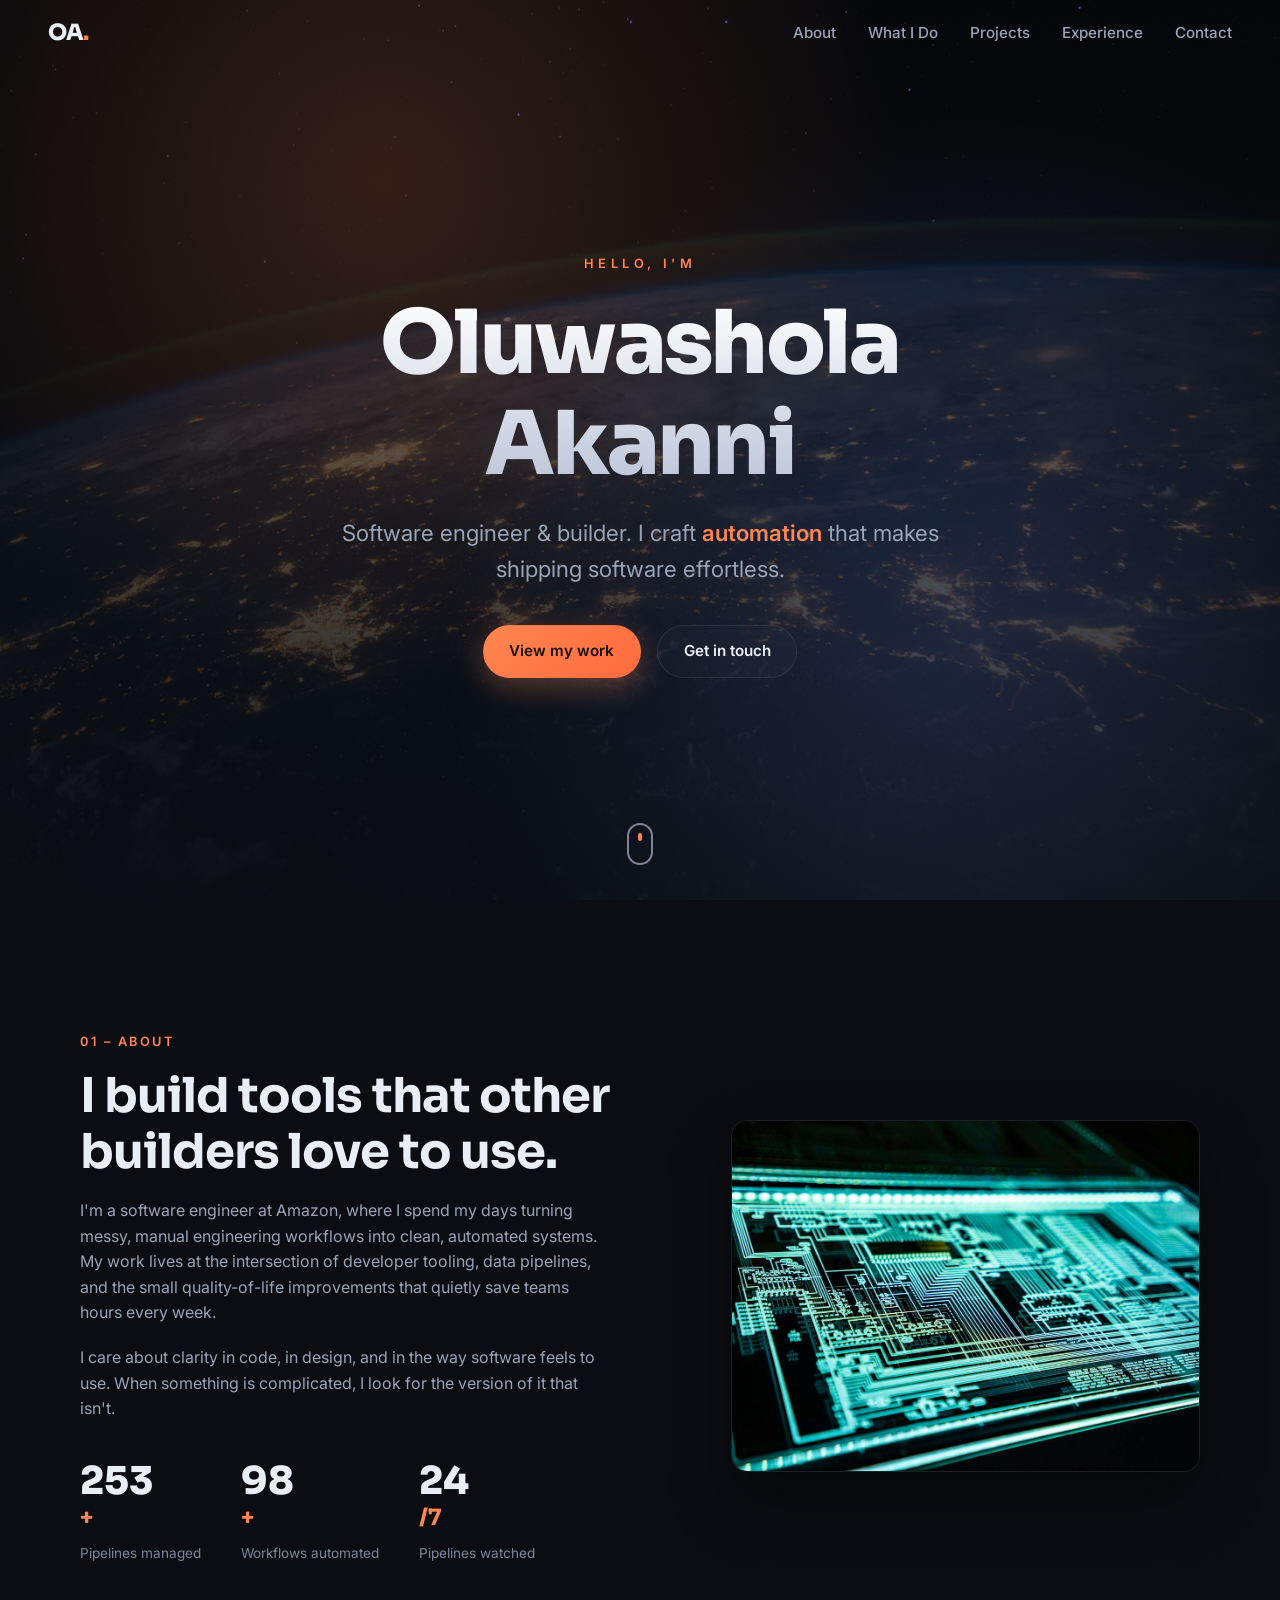
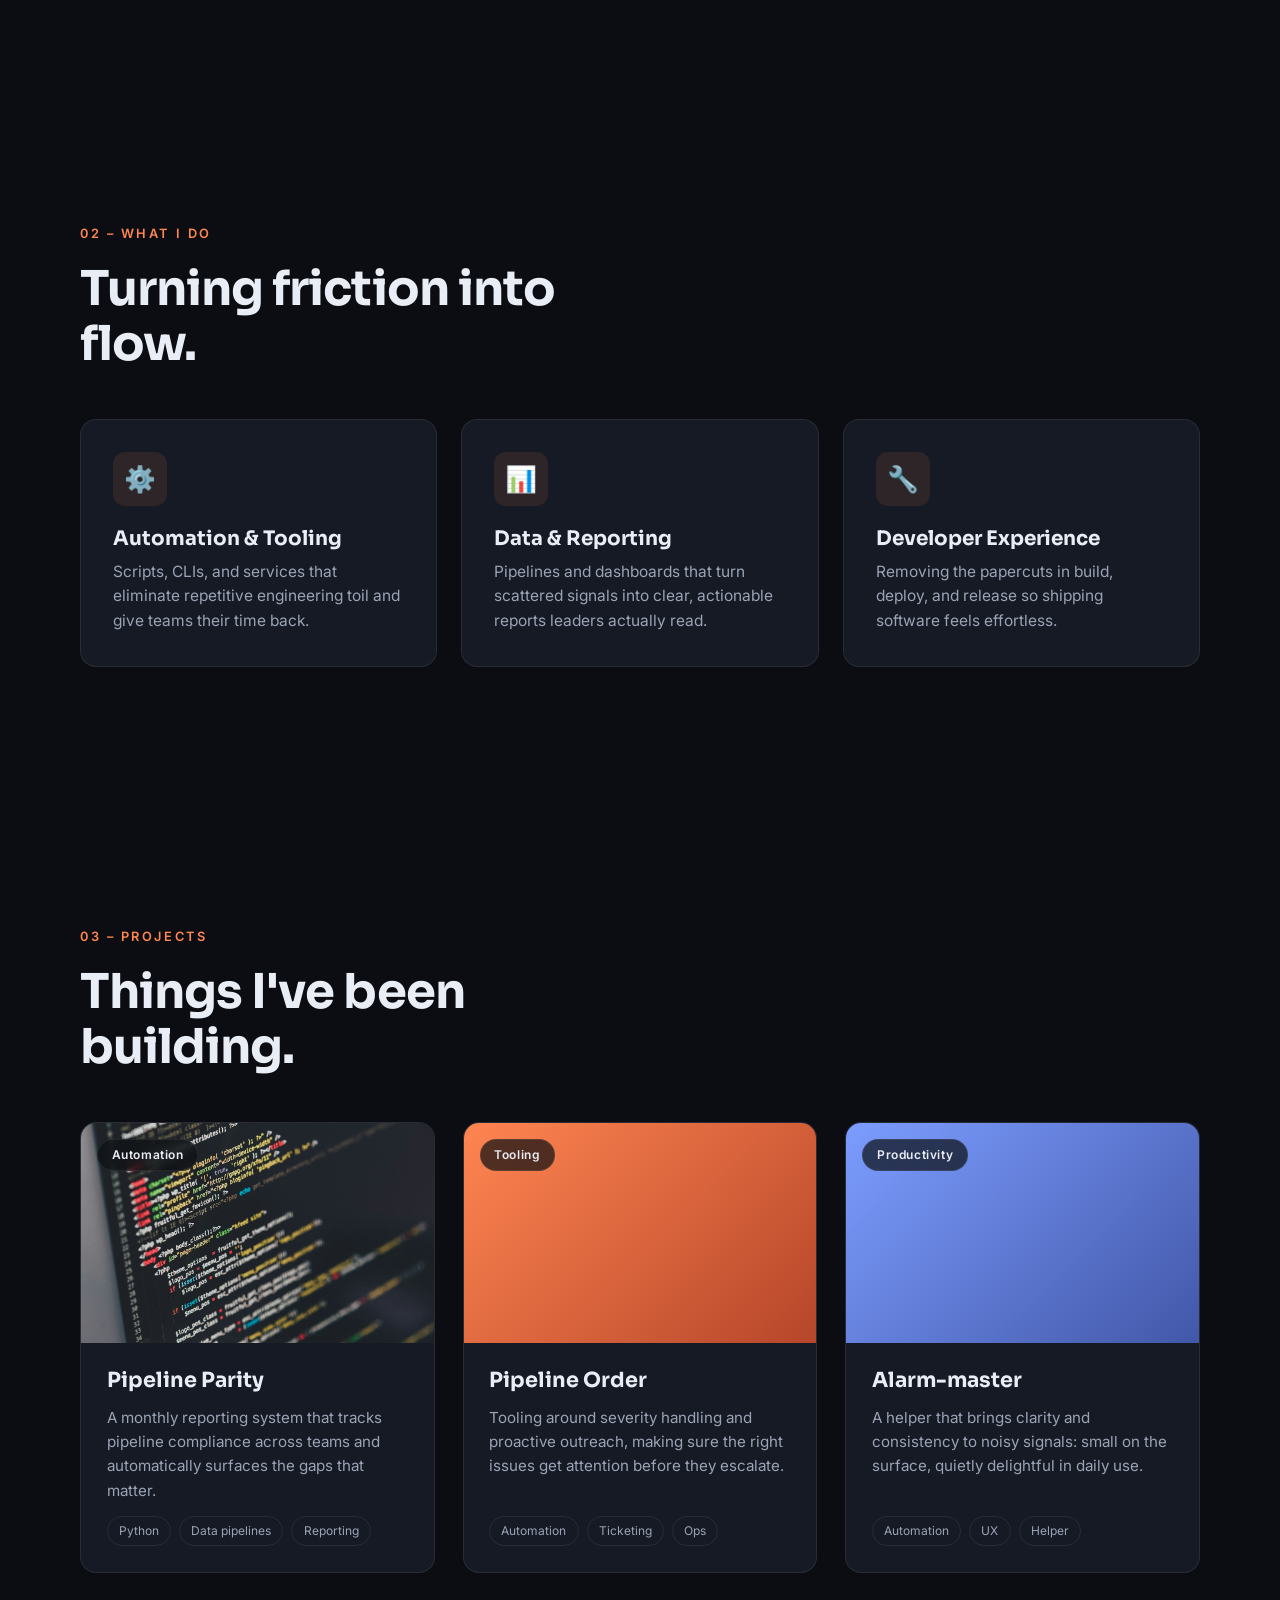
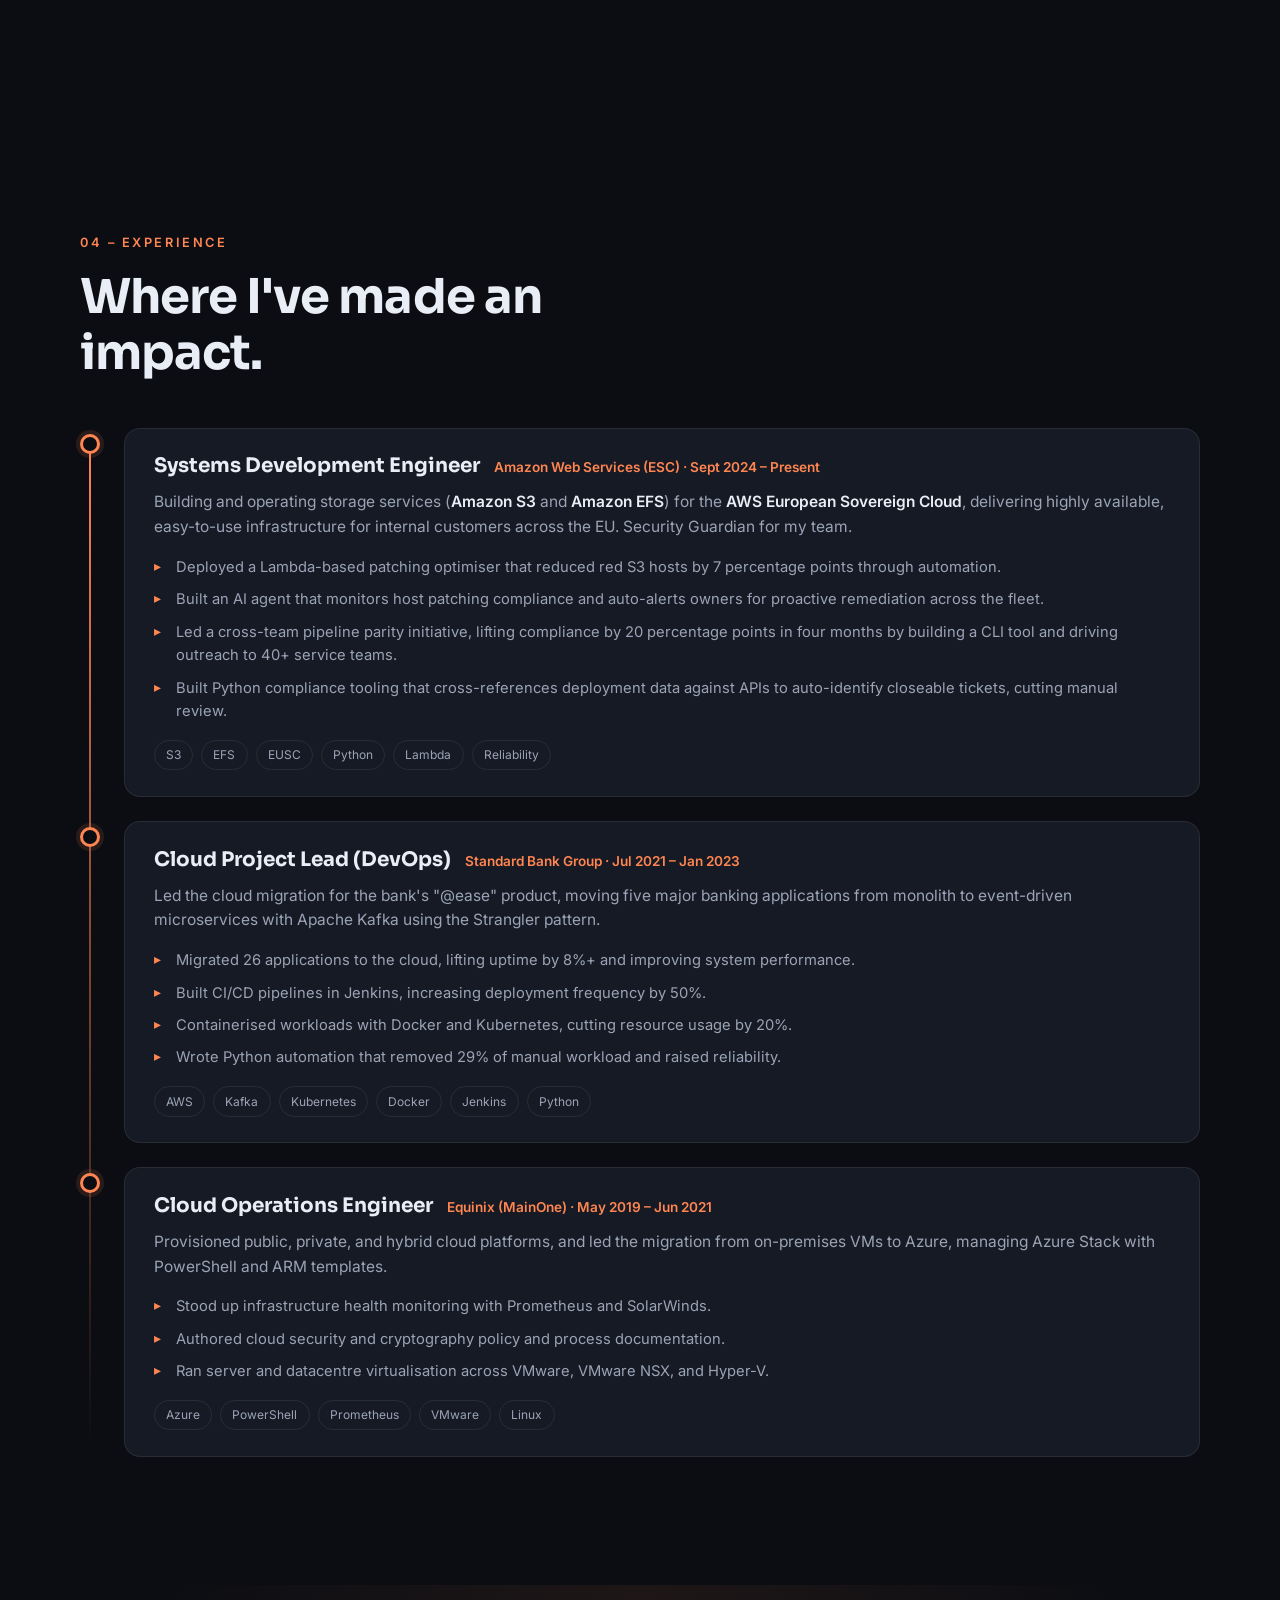
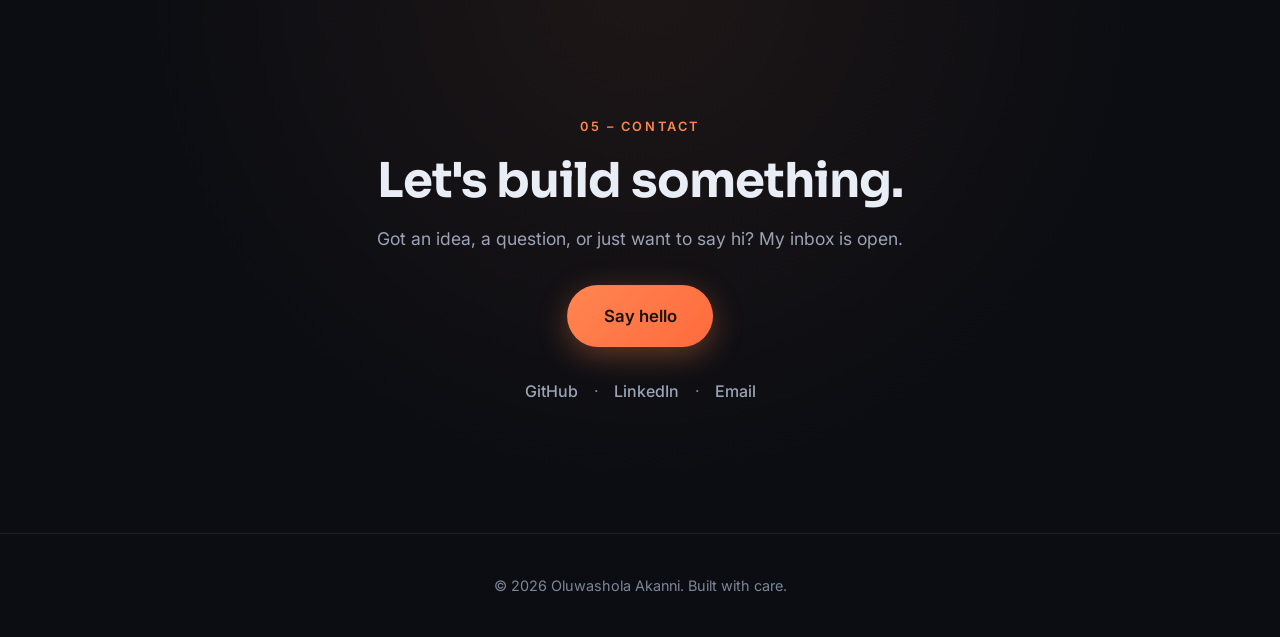
<file: index.html>
<!DOCTYPE html>
<html lang="en">
<head>
  <meta charset="UTF-8" />
  <meta name="viewport" content="width=device-width, initial-scale=1.0" />
  <meta name="description" content="Oluwashola Akanni: software engineer and builder. I design automation and developer tooling that makes shipping software effortless." />
  <meta name="author" content="Oluwashola Akanni" />

  <!-- Open Graph / social preview -->
  <meta property="og:title" content="Oluwashola Akanni" />
  <meta property="og:description" content="Software engineer and builder. I design automation and developer tooling." />
  <meta property="og:type" content="website" />

  <title>Oluwashola Akanni: Software Engineer &amp; Builder</title>

  <link rel="preconnect" href="https://fonts.googleapis.com" />
  <link rel="preconnect" href="https://fonts.gstatic.com" crossorigin />
  <link href="https://fonts.googleapis.com/css2?family=Sora:wght@400;600;700;800&family=Inter:wght@400;500;600&display=swap" rel="stylesheet" />

  <link rel="stylesheet" href="styles.css" />

  <!-- Fallback: without JS the reveal animation never runs, so force content visible
       and turn the mobile drawer back into a plain inline nav. -->
  <noscript>
    <style>
      .reveal { opacity: 1; transform: none; }
      @media (max-width: 820px) {
        .nav { flex-wrap: wrap; justify-content: center; gap: 0.75rem; }
        .nav__links {
          position: static; inset: auto; width: auto; transform: none;
          visibility: visible; flex-direction: row; flex-wrap: wrap;
          justify-content: center; background: none; border: 0;
          padding: 0; gap: 1rem;
        }
        .nav__links a { font-size: 0.95rem; }
        .nav__toggle { display: none; }
      }
    </style>
  </noscript>
</head>
<body>
  <!-- Progress bar -->
  <div class="scroll-progress" id="scrollProgress" aria-hidden="true"></div>

  <!-- Navigation -->
  <header class="nav" id="nav">
    <a href="#top" class="nav__brand">OA<span class="nav__dot">.</span></a>
    <nav class="nav__links" aria-label="Primary">
      <a href="#about">About</a>
      <a href="#work">What I Do</a>
      <a href="#projects">Projects</a>
      <a href="#experience">Experience</a>
      <a href="#contact">Contact</a>
    </nav>
    <button class="nav__toggle" id="navToggle" aria-label="Toggle menu" aria-expanded="false">
      <span></span><span></span><span></span>
    </button>
  </header>

  <!-- Hero -->
  <section class="hero" id="top">
    <div class="hero__bg" aria-hidden="true"></div>
    <div class="hero__overlay" aria-hidden="true"></div>
    <div class="hero__content">
      <p class="hero__eyebrow reveal">Hello, I'm</p>
      <h1 class="hero__title reveal">Oluwashola Akanni</h1>
      <p class="hero__subtitle reveal">
        Software engineer &amp; builder. I craft
        <span class="hero__rotator" id="rotator">automation</span>
        that makes shipping software effortless.
      </p>
      <div class="hero__cta reveal">
        <a href="#projects" class="btn btn--primary">View my work</a>
        <a href="#contact" class="btn btn--ghost">Get in touch</a>
      </div>
    </div>
    <a href="#about" class="hero__scroll" aria-label="Scroll to content">
      <span class="hero__scroll-mouse"></span>
    </a>
  </section>

  <!-- About -->
  <section class="section about" id="about">
    <div class="section__inner">
      <div class="about__text reveal">
        <span class="section__label">01 – About</span>
        <h2 class="section__title">I build tools that other builders love to use.</h2>
        <p>
          I'm a software engineer at Amazon, where I spend my days turning messy,
          manual engineering workflows into clean, automated systems. My work lives
          at the intersection of developer tooling, data pipelines, and the small
          quality-of-life improvements that quietly save teams hours every week.
        </p>
        <p>
          I care about clarity in code, in design, and in the way software feels
          to use. When something is complicated, I look for the version of it that
          isn't.
        </p>
        <div class="about__stats">
          <div class="stat">
            <span class="stat__num" data-count="257">0</span><span class="stat__suffix">+</span>
            <span class="stat__label">Pipelines managed</span>
          </div>
          <div class="stat">
            <span class="stat__num" data-count="100">0</span><span class="stat__suffix">+</span>
            <span class="stat__label">Workflows automated</span>
          </div>
          <div class="stat">
            <span class="stat__num" data-count="24">0</span><span class="stat__suffix">/7</span>
            <span class="stat__label">Pipelines watched</span>
          </div>
        </div>
      </div>
      <div class="about__visual reveal">
        <div class="about__image-wrap">
          <img src="assets/images/abstract.jpg" alt="Abstract illustration representing data and systems" loading="lazy" />
        </div>
      </div>
    </div>
  </section>

  <!-- What I Do -->
  <section class="section work" id="work">
    <div class="section__inner section__inner--stack">
      <div class="section__head reveal">
        <span class="section__label">02 – What I Do</span>
        <h2 class="section__title">Turning friction into flow.</h2>
      </div>
      <div class="cards">
        <article class="card reveal">
          <div class="card__icon" aria-hidden="true">⚙️</div>
          <h3>Automation &amp; Tooling</h3>
          <p>Scripts, CLIs, and services that eliminate repetitive engineering toil and give teams their time back.</p>
        </article>
        <article class="card reveal">
          <div class="card__icon" aria-hidden="true">📊</div>
          <h3>Data &amp; Reporting</h3>
          <p>Pipelines and dashboards that turn scattered signals into clear, actionable reports leaders actually read.</p>
        </article>
        <article class="card reveal">
          <div class="card__icon" aria-hidden="true">🔧</div>
          <h3>Developer Experience</h3>
          <p>Removing the papercuts in build, deploy, and release so shipping software feels effortless.</p>
        </article>
      </div>
    </div>
  </section>

  <!-- Projects -->
  <section class="section projects" id="projects">
    <div class="section__inner section__inner--stack">
      <div class="section__head reveal">
        <span class="section__label">03 – Projects</span>
        <h2 class="section__title">Things I've been building.</h2>
      </div>
      <div class="projects__grid">
        <article class="project reveal">
          <div class="project__media">
            <img src="assets/images/work.jpg" alt="" loading="lazy" />
            <span class="project__tag">Automation</span>
          </div>
          <div class="project__body">
            <h3>Pipeline Parity</h3>
            <p>A monthly reporting system that tracks pipeline compliance across teams and automatically surfaces the gaps that matter.</p>
            <ul class="project__stack">
              <li>Python</li><li>Data pipelines</li><li>Reporting</li>
            </ul>
          </div>
        </article>

        <article class="project reveal">
          <div class="project__media project__media--alt">
            <span class="project__tag">Tooling</span>
          </div>
          <div class="project__body">
            <h3>Pipeline Order</h3>
            <p>Tooling around severity handling and proactive outreach, making sure the right issues get attention before they escalate.</p>
            <ul class="project__stack">
              <li>Automation</li><li>Ticketing</li><li>Ops</li>
            </ul>
          </div>
        </article>

        <article class="project reveal">
          <div class="project__media project__media--alt2">
            <span class="project__tag">Productivity</span>
          </div>
          <div class="project__body">
            <h3>Alarm-master</h3>
            <p>A helper that brings clarity and consistency to noisy signals: small on the surface, quietly delightful in daily use.</p>
            <ul class="project__stack">
              <li>Automation</li><li>UX</li><li>Helper</li>
            </ul>
          </div>
        </article>
      </div>
    </div>
  </section>

  <!-- Experience -->
  <section class="section experience" id="experience">
    <div class="section__inner section__inner--stack">
      <div class="section__head reveal">
        <span class="section__label">04 – Experience</span>
        <h2 class="section__title">Where I've made an impact.</h2>
      </div>
      <div class="timeline">
        <article class="tl-item reveal">
          <div class="tl-item__marker" aria-hidden="true"></div>
          <div class="tl-item__content">
            <div class="tl-item__head">
              <h3>Systems Development Engineer</h3>
              <span class="tl-item__meta">Amazon Web Services (ESC) · Sept 2024 – Present</span>
            </div>
            <p>
              Building and operating storage services (<strong>Amazon S3</strong> and
              <strong>Amazon EFS</strong>) for the <strong>AWS European Sovereign Cloud</strong>,
              delivering highly available, easy-to-use infrastructure for internal customers
              across the EU. Security Guardian for my team.
            </p>
            <ul class="tl-item__wins">
              <li>Deployed a Lambda-based patching optimiser that reduced red S3 hosts by 7 percentage points through automation.</li>
              <li>Built an AI agent that monitors host patching compliance and auto-alerts owners for proactive remediation across the fleet.</li>
              <li>Led a cross-team pipeline parity initiative, lifting compliance by 20 percentage points in four months by building a CLI tool and driving outreach to 40+ service teams.</li>
              <li>Built Python compliance tooling that cross-references deployment data against APIs to auto-identify closeable tickets, cutting manual review.</li>
            </ul>
            <ul class="tl-item__tags">
              <li>S3</li><li>EFS</li><li>EUSC</li><li>Python</li><li>Lambda</li><li>Reliability</li>
            </ul>
          </div>
        </article>

        <article class="tl-item reveal">
          <div class="tl-item__marker" aria-hidden="true"></div>
          <div class="tl-item__content">
            <div class="tl-item__head">
              <h3>Cloud Project Lead (DevOps)</h3>
              <span class="tl-item__meta">Standard Bank Group · Jul 2021 – Jan 2023</span>
            </div>
            <p>
              Led the cloud migration for the bank's "@ease" product, moving five major
              banking applications from monolith to event-driven microservices with Apache
              Kafka using the Strangler pattern.
            </p>
            <ul class="tl-item__wins">
              <li>Migrated 26 applications to the cloud, lifting uptime by 8%+ and improving system performance.</li>
              <li>Built CI/CD pipelines in Jenkins, increasing deployment frequency by 50%.</li>
              <li>Containerised workloads with Docker and Kubernetes, cutting resource usage by 20%.</li>
              <li>Wrote Python automation that removed 29% of manual workload and raised reliability.</li>
            </ul>
            <ul class="tl-item__tags">
              <li>AWS</li><li>Kafka</li><li>Kubernetes</li><li>Docker</li><li>Jenkins</li><li>Python</li>
            </ul>
          </div>
        </article>

        <article class="tl-item reveal">
          <div class="tl-item__marker" aria-hidden="true"></div>
          <div class="tl-item__content">
            <div class="tl-item__head">
              <h3>Cloud Operations Engineer</h3>
              <span class="tl-item__meta">Equinix (MainOne) · May 2019 – Jun 2021</span>
            </div>
            <p>
              Provisioned public, private, and hybrid cloud platforms, and led the migration
              from on-premises VMs to Azure, managing Azure Stack with PowerShell and ARM
              templates.
            </p>
            <ul class="tl-item__wins">
              <li>Stood up infrastructure health monitoring with Prometheus and SolarWinds.</li>
              <li>Authored cloud security and cryptography policy and process documentation.</li>
              <li>Ran server and datacentre virtualisation across VMware, VMware NSX, and Hyper-V.</li>
            </ul>
            <ul class="tl-item__tags">
              <li>Azure</li><li>PowerShell</li><li>Prometheus</li><li>VMware</li><li>Linux</li>
            </ul>
          </div>
        </article>
      </div>
    </div>
  </section>

  <!-- Contact -->
  <section class="section contact" id="contact">
    <div class="section__inner contact__inner reveal">
      <span class="section__label">05 – Contact</span>
      <h2 class="section__title">Let's build something.</h2>
      <p class="contact__lead">
        Got an idea, a question, or just want to say hi? My inbox is open.
      </p>
      <a href="mailto:sholaakanni25@gmail.com" class="btn btn--primary btn--lg">Say hello</a>
      <div class="contact__socials">
        <a href="https://github.com/Surelaarrgh" target="_blank" rel="noopener">GitHub</a>
        <span aria-hidden="true">·</span>
        <a href="https://www.linkedin.com/in/oluwashola-akanni" target="_blank" rel="noopener">LinkedIn</a>
        <span aria-hidden="true">·</span>
        <a href="mailto:sholaakanni25@gmail.com">Email</a>
      </div>
    </div>
  </section>

  <footer class="footer">
    <p>© <span id="year">2026</span> Oluwashola Akanni. Built with care.</p>
  </footer>

  <script src="script.js"></script>
</body>
</html>
</file>
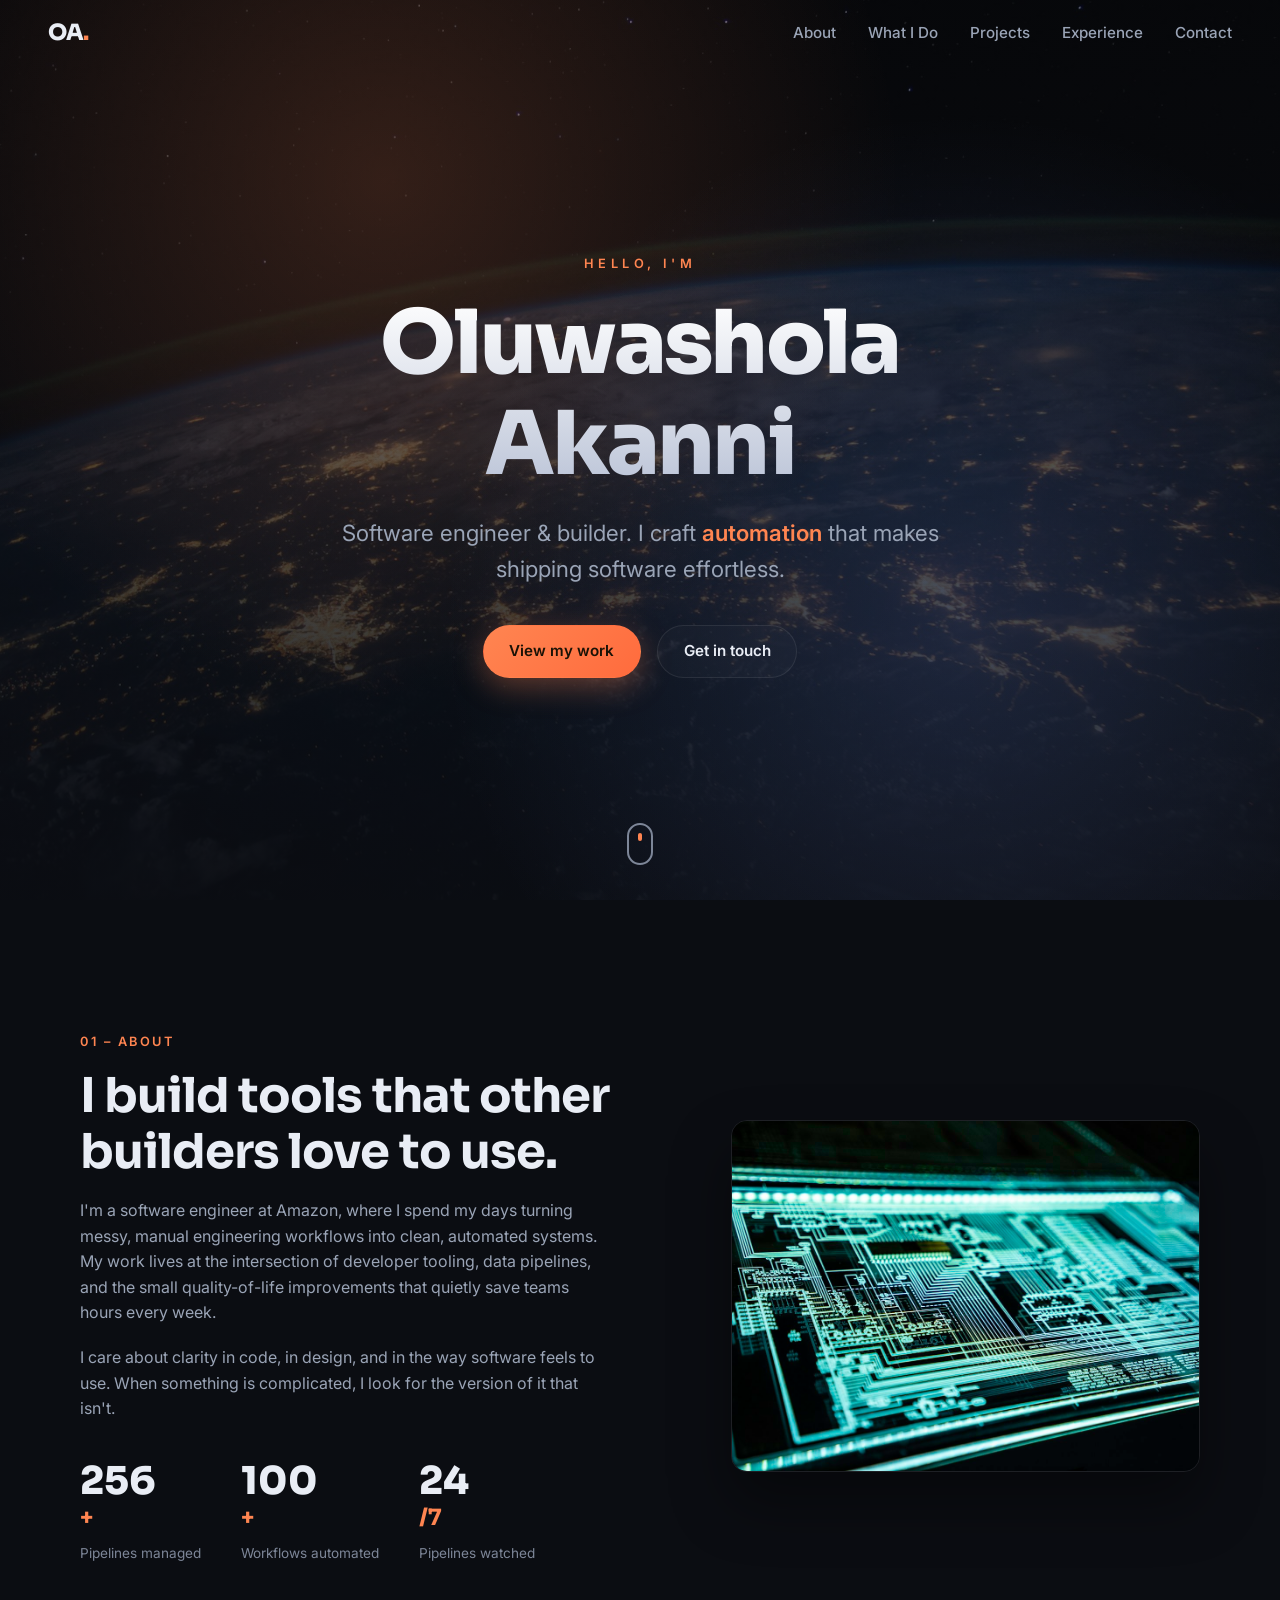
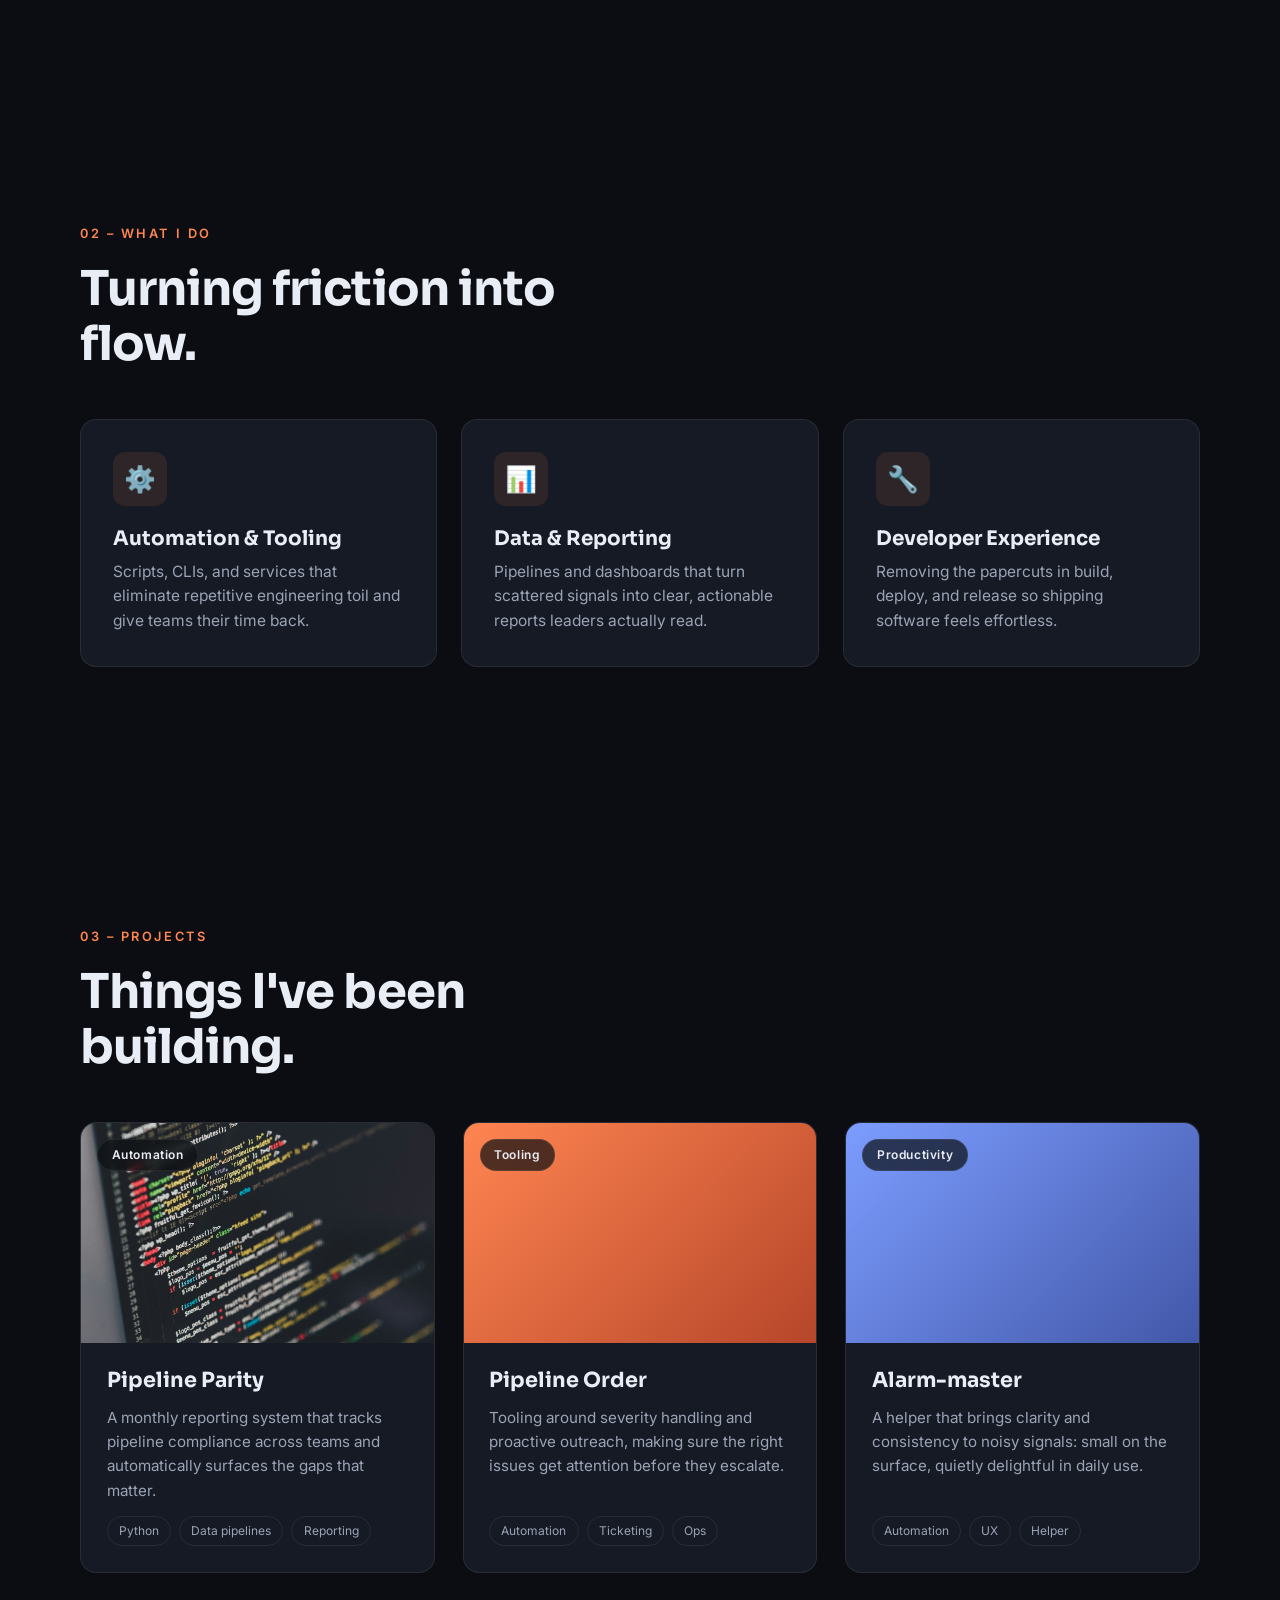
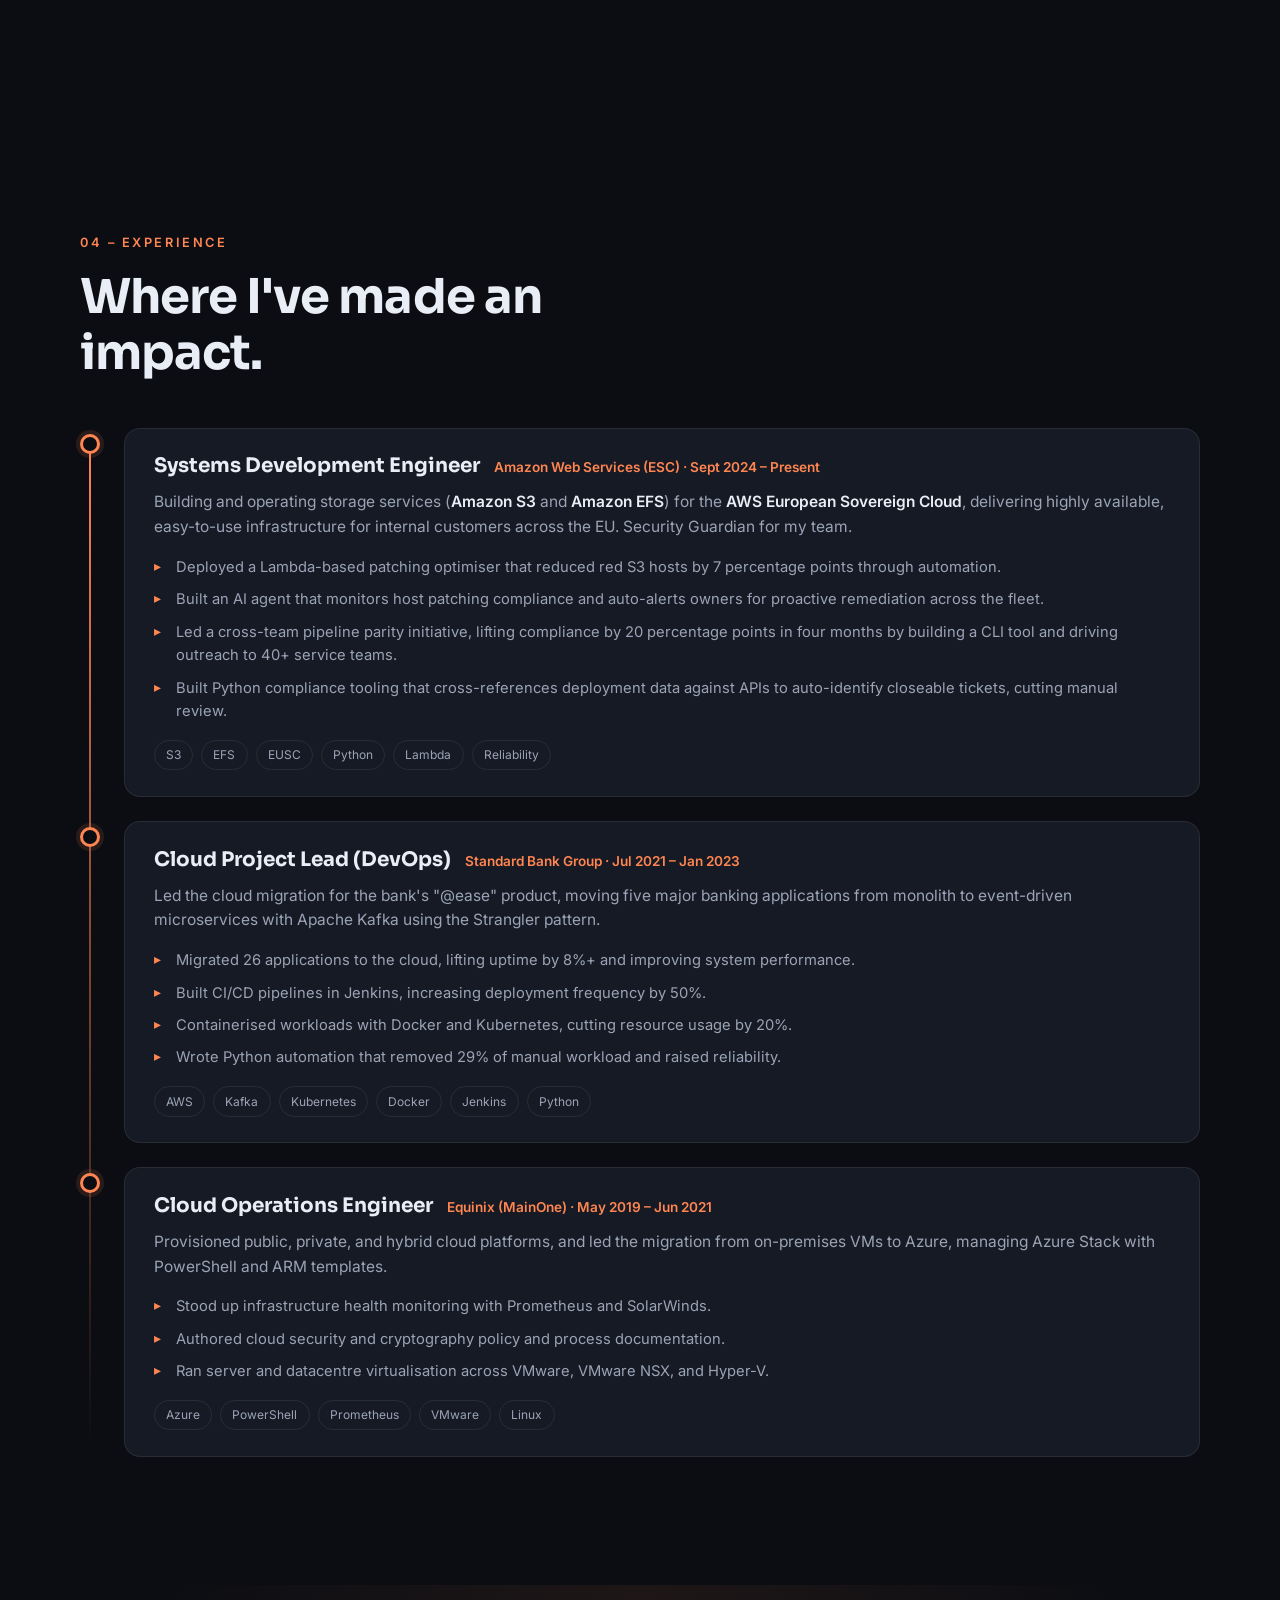
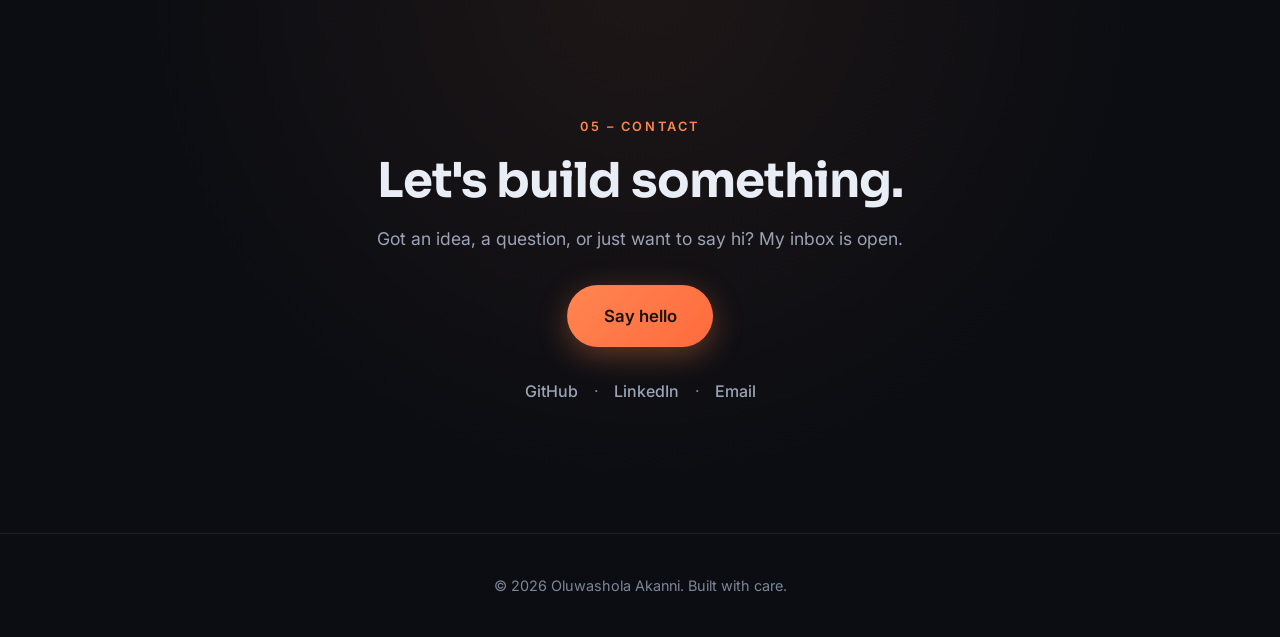
<file: home/index.html>
<!DOCTYPE html>
<html lang="en">
<head>
  <meta charset="UTF-8" />
  <title>Redirecting to Oluwashola Akanni</title>

  <!-- /home is kept as a friendly alias for the site root. GitHub Pages serves
       static files only, so the redirect happens client-side: the meta refresh
       covers the no-JS case, the script below makes it instant and keeps /home
       out of the back-button history. -->
  <meta http-equiv="refresh" content="0; url=/" />
  <link rel="canonical" href="https://surelaarrgh.github.io/" />
  <meta name="robots" content="noindex" />
  <script>location.replace("/");</script>

  <style>
    body {
      background: #0d1017;
      color: #e9edf5;
      font-family: -apple-system, BlinkMacSystemFont, "Segoe UI", sans-serif;
      display: grid;
      place-items: center;
      min-height: 100vh;
      margin: 0;
    }
    a { color: #ff8551; }
  </style>
</head>
<body>
  <p>Redirecting to <a href="/">surelaarrgh.github.io</a>&hellip;</p>
</body>
</html>
</file>
<file: styles.css>
/* ============================================================
   Oluwashola Akanni – Personal Site
   Modern dark theme, vanilla CSS, no build step
   ============================================================ */

:root {
  --bg: #0b0d12;
  --bg-elevated: #12151d;
  --bg-card: #161a24;
  --fg: #e9edf5;
  --fg-muted: #9aa4b6;
  --fg-dim: #7d8698; /* 5.25:1 on --bg, clears WCAG AA for normal text */
  --accent: #ff8551;
  --accent-2: #7c9dff;
  --accent-glow: rgba(255, 133, 81, 0.35);
  --border: rgba(255, 255, 255, 0.08);
  --radius: 16px;
  --maxw: 1120px;
  --ease: cubic-bezier(0.16, 1, 0.3, 1);
}

* { box-sizing: border-box; margin: 0; padding: 0; }

html {
  scroll-behavior: smooth;
  /* keep anchored headings clear of the fixed nav */
  scroll-padding-top: 96px;
}

body {
  font-family: "Inter", -apple-system, BlinkMacSystemFont, sans-serif;
  background: var(--bg);
  color: var(--fg);
  line-height: 1.6;
  overflow-x: hidden;
  -webkit-font-smoothing: antialiased;
}

h1, h2, h3, .nav__brand { font-family: "Sora", sans-serif; line-height: 1.15; }

a { color: inherit; text-decoration: none; }

:focus-visible {
  outline: 2px solid var(--accent);
  outline-offset: 3px;
  border-radius: 4px;
}

img { display: block; max-width: 100%; }

/* ---------- Scroll progress ---------- */
.scroll-progress {
  position: fixed; top: 0; left: 0; height: 3px; width: 0%;
  background: linear-gradient(90deg, var(--accent), var(--accent-2));
  z-index: 100; transition: width 0.1s linear;
}

/* ---------- Navigation ---------- */
.nav {
  position: fixed; top: 0; left: 0; right: 0; z-index: 90;
  display: flex; align-items: center; justify-content: space-between;
  padding: 1.25rem clamp(1.25rem, 5vw, 3rem);
  transition: background 0.4s var(--ease), padding 0.4s var(--ease), border-color 0.4s var(--ease);
  border-bottom: 1px solid transparent;
}
.nav.is-scrolled {
  background: rgba(11, 13, 18, 0.8);
  backdrop-filter: blur(12px);
  padding-top: 0.85rem; padding-bottom: 0.85rem;
  border-bottom: 1px solid var(--border);
}
.nav__brand { font-weight: 800; font-size: 1.4rem; letter-spacing: -0.02em; }
.nav__dot { color: var(--accent); }
.nav__links { display: flex; gap: 2rem; }
.nav__links a {
  font-size: 0.95rem; font-weight: 500; color: var(--fg-muted);
  position: relative; transition: color 0.25s;
}
.nav__links a::after {
  content: ""; position: absolute; left: 0; bottom: -4px; height: 2px; width: 0;
  background: var(--accent); transition: width 0.3s var(--ease);
}
.nav__links a:hover { color: var(--fg); }
.nav__links a:hover::after { width: 100%; }

.nav__toggle { display: none; flex-direction: column; gap: 5px; background: none; border: 0; cursor: pointer; padding: 6px; }
.nav__toggle span { width: 24px; height: 2px; background: var(--fg); transition: 0.3s var(--ease); }

/* ---------- Buttons ---------- */
.btn {
  display: inline-flex; align-items: center; justify-content: center;
  padding: 0.85rem 1.6rem; border-radius: 999px; font-weight: 600; font-size: 0.95rem;
  transition: transform 0.25s var(--ease), box-shadow 0.25s var(--ease), background 0.25s;
  cursor: pointer; border: 1px solid transparent;
}
.btn--lg { padding: 1.05rem 2.2rem; font-size: 1.05rem; }
.btn--primary {
  background: linear-gradient(135deg, var(--accent), #ff6b3d);
  color: #1a1206; box-shadow: 0 8px 30px var(--accent-glow);
}
.btn--primary:hover { transform: translateY(-3px); box-shadow: 0 14px 40px var(--accent-glow); }
.btn--ghost { border-color: var(--border); color: var(--fg); background: rgba(255,255,255,0.02); }
.btn--ghost:hover { transform: translateY(-3px); border-color: var(--accent); color: var(--accent); }

/* ---------- Hero ---------- */
.hero {
  position: relative; min-height: 100vh; display: flex; flex-direction: column;
  align-items: center; justify-content: center; text-align: center;
  padding: 6rem 1.5rem 4rem; overflow: hidden;
}
.hero__bg {
  position: absolute; inset: 0;
  background: url("assets/images/hero-bg.jpg") center/cover no-repeat;
  transform: scale(1.1); filter: saturate(1.1);
  animation: slowZoom 20s ease-in-out infinite alternate;
}
@keyframes slowZoom { to { transform: scale(1.22); } }
.hero__overlay {
  position: absolute; inset: 0;
  background:
    radial-gradient(circle at 30% 20%, rgba(255,133,81,0.18), transparent 45%),
    radial-gradient(circle at 75% 70%, rgba(124,157,255,0.16), transparent 45%),
    linear-gradient(180deg, rgba(11,13,18,0.55), rgba(11,13,18,0.92));
}
.hero__content { position: relative; z-index: 2; max-width: 820px; }
.hero__eyebrow {
  text-transform: uppercase; letter-spacing: 0.35em; font-size: 0.8rem;
  color: var(--accent); font-weight: 600; margin-bottom: 1.2rem;
}
.hero__title {
  font-size: clamp(2.8rem, 8vw, 5.5rem); font-weight: 800; letter-spacing: -0.03em;
  background: linear-gradient(180deg, #fff, #b9c2d6);
  -webkit-background-clip: text; background-clip: text; color: transparent;
  margin-bottom: 1.2rem;
}
.hero__subtitle {
  font-size: clamp(1.05rem, 2.4vw, 1.4rem); color: var(--fg-muted);
  max-width: 620px; margin: 0 auto 2.4rem;
}
.hero__rotator {
  color: var(--accent); font-weight: 600; position: relative;
  display: inline-block; min-width: 4ch; text-align: left;
}
.hero__cta { display: flex; gap: 1rem; justify-content: center; flex-wrap: wrap; }

.hero__scroll { position: absolute; bottom: 2.2rem; left: 50%; transform: translateX(-50%); z-index: 2; }
.hero__scroll-mouse {
  display: block; width: 26px; height: 42px; border: 2px solid var(--fg-dim);
  border-radius: 14px; position: relative;
}
.hero__scroll-mouse::after {
  content: ""; position: absolute; top: 8px; left: 50%; transform: translateX(-50%);
  width: 4px; height: 8px; border-radius: 2px; background: var(--accent);
  animation: scrollWheel 1.6s ease-in-out infinite;
}
@keyframes scrollWheel { 0%,100% { opacity: 0; top: 8px; } 50% { opacity: 1; top: 18px; } }

/* ---------- Sections ---------- */
.section { padding: clamp(4.5rem, 10vw, 8rem) clamp(1.25rem, 5vw, 3rem); }
.section__inner { max-width: var(--maxw); margin: 0 auto; }
.section__inner--stack { display: flex; flex-direction: column; gap: 3rem; }
.section__label {
  display: inline-block; font-size: 0.8rem; letter-spacing: 0.2em; text-transform: uppercase;
  color: var(--accent); font-weight: 600; margin-bottom: 1rem;
}
.section__title {
  font-size: clamp(1.8rem, 4.5vw, 3rem); font-weight: 700; letter-spacing: -0.02em;
  max-width: 16ch;
}
.section__head { max-width: 720px; }

/* ---------- About ---------- */
.about__inner {}
.about .section__inner {
  display: grid; grid-template-columns: 1.1fr 0.9fr; gap: clamp(2rem, 6vw, 5rem); align-items: center;
}
.about__text p { color: var(--fg-muted); margin-top: 1.2rem; max-width: 52ch; }
.about__stats { display: flex; gap: 2.5rem; margin-top: 2.5rem; flex-wrap: wrap; }
.stat { display: flex; flex-direction: column; }
.stat__num { font-family: "Sora"; font-size: 2.4rem; font-weight: 800; color: var(--fg); line-height: 1; }
.stat__suffix { font-family: "Sora"; font-size: 1.4rem; font-weight: 700; color: var(--accent); }
.stat__label { font-size: 0.85rem; color: var(--fg-dim); margin-top: 0.4rem; }
.about__image-wrap {
  border-radius: var(--radius); overflow: hidden; border: 1px solid var(--border);
  position: relative; aspect-ratio: 4/3;
  box-shadow: 0 30px 60px rgba(0,0,0,0.4);
}
.about__image-wrap img { width: 100%; height: 100%; object-fit: cover; transition: transform 0.6s var(--ease); }
.about__image-wrap:hover img { transform: scale(1.06); }

/* ---------- Cards (What I Do) ---------- */
.cards { display: grid; grid-template-columns: repeat(auto-fit, minmax(260px, 1fr)); gap: 1.5rem; }
.card {
  background: var(--bg-card); border: 1px solid var(--border); border-radius: var(--radius);
  padding: 2rem; transition: transform 0.35s var(--ease), border-color 0.35s, background 0.35s;
}
.card:hover { transform: translateY(-6px); border-color: rgba(255,133,81,0.4); background: var(--bg-elevated); }
.card__icon {
  width: 54px; height: 54px; display: grid; place-items: center; font-size: 1.6rem;
  background: rgba(255,133,81,0.1); border-radius: 12px; margin-bottom: 1.3rem;
}
.card h3 { font-size: 1.25rem; margin-bottom: 0.6rem; }
.card p { color: var(--fg-muted); font-size: 0.97rem; }

/* ---------- Projects ---------- */
.projects__grid { display: grid; grid-template-columns: repeat(auto-fit, minmax(300px, 1fr)); gap: 1.75rem; }
.project {
  background: var(--bg-card); border: 1px solid var(--border); border-radius: var(--radius);
  overflow: hidden; transition: transform 0.35s var(--ease), border-color 0.35s;
  display: flex; flex-direction: column;
}
.project:hover { transform: translateY(-6px); border-color: rgba(124,157,255,0.4); }
.project__media {
  position: relative; aspect-ratio: 16/10; overflow: hidden;
  background: linear-gradient(135deg, #2a2f3d, #171b24);
}
.project__media img { width: 100%; height: 100%; object-fit: cover; transition: transform 0.6s var(--ease); }
.project:hover .project__media img { transform: scale(1.08); }
.project__media--alt { background: linear-gradient(135deg, #ff8551, #b6462a); }
.project__media--alt2 { background: linear-gradient(135deg, #7c9dff, #4257a8); }
.project__tag {
  position: absolute; top: 1rem; left: 1rem; z-index: 2;
  background: rgba(11,13,18,0.7); backdrop-filter: blur(6px);
  padding: 0.35rem 0.85rem; border-radius: 999px; font-size: 0.75rem; font-weight: 600;
  letter-spacing: 0.05em; border: 1px solid var(--border);
}
.project__body { padding: 1.6rem; display: flex; flex-direction: column; gap: 0.8rem; flex: 1; }
.project__body h3 { font-size: 1.3rem; }
.project__body p { color: var(--fg-muted); font-size: 0.95rem; flex: 1; }
.project__stack { list-style: none; display: flex; flex-wrap: wrap; gap: 0.5rem; }
.project__stack li {
  font-size: 0.75rem; color: var(--fg-muted); padding: 0.3rem 0.7rem;
  border: 1px solid var(--border); border-radius: 999px;
}

/* ---------- Experience / Timeline ---------- */
.timeline { position: relative; display: flex; flex-direction: column; gap: 1.5rem; }
.timeline::before {
  content: ""; position: absolute; left: 9px; top: 8px; bottom: 8px; width: 2px;
  background: linear-gradient(180deg, var(--accent), transparent);
}
.tl-item { position: relative; display: flex; gap: 1.5rem; padding-left: 0; }
.tl-item__marker {
  flex: 0 0 auto; width: 20px; height: 20px; border-radius: 50%; margin-top: 6px;
  background: var(--bg); border: 3px solid var(--accent); position: relative; z-index: 1;
  box-shadow: 0 0 0 4px rgba(255,133,81,0.12);
}
.tl-item__content {
  background: var(--bg-card); border: 1px solid var(--border); border-radius: var(--radius);
  padding: 1.6rem 1.8rem; flex: 1; transition: transform 0.35s var(--ease), border-color 0.35s;
}
.tl-item__content:hover { transform: translateX(4px); border-color: rgba(255,133,81,0.4); }
.tl-item__head { display: flex; flex-wrap: wrap; align-items: baseline; gap: 0.3rem 0.9rem; margin-bottom: 0.7rem; }
.tl-item__head h3 { font-size: 1.25rem; }
.tl-item__meta { font-size: 0.85rem; color: var(--accent); font-weight: 600; }
.tl-item__content p { color: var(--fg-muted); font-size: 0.97rem; }
.tl-item__content p strong { color: var(--fg); font-weight: 600; }
.tl-item__wins { list-style: none; margin-top: 1rem; display: flex; flex-direction: column; gap: 0.55rem; }
.tl-item__wins li {
  position: relative; padding-left: 1.4rem; color: var(--fg-muted); font-size: 0.92rem;
}
.tl-item__wins li::before {
  content: "▸"; position: absolute; left: 0; top: 0; color: var(--accent); font-size: 0.85rem;
}
.tl-item__tags { list-style: none; display: flex; flex-wrap: wrap; gap: 0.5rem; margin-top: 1rem; }
.tl-item__tags li {
  font-size: 0.75rem; color: var(--fg-muted); padding: 0.3rem 0.7rem;
  border: 1px solid var(--border); border-radius: 999px;
}

/* ---------- Contact ---------- */
.contact { background:
    radial-gradient(circle at 50% 0%, rgba(255,133,81,0.08), transparent 60%), var(--bg); }
.contact__inner { text-align: center; max-width: 640px; margin: 0 auto; }
.contact__inner .section__title { margin: 0 auto 1rem; }
.contact__lead { color: var(--fg-muted); font-size: 1.1rem; margin-bottom: 2rem; }
.contact__socials { margin-top: 2rem; display: flex; gap: 1rem; justify-content: center; align-items: center; color: var(--fg-dim); }
.contact__socials a { color: var(--fg-muted); font-weight: 500; transition: color 0.25s; }
.contact__socials a:hover { color: var(--accent); }

/* ---------- Footer ---------- */
.footer {
  padding: 2.5rem 1.5rem; text-align: center; border-top: 1px solid var(--border);
  color: var(--fg-dim); font-size: 0.9rem;
}

/* ---------- Reveal animation ---------- */
.reveal { opacity: 0; transform: translateY(28px); transition: opacity 0.8s var(--ease), transform 0.8s var(--ease); }
.reveal.is-visible { opacity: 1; transform: translateY(0); }

/* ---------- Responsive ---------- */
@media (max-width: 820px) {
  .nav__links {
    position: fixed; inset: 0 0 0 auto; width: min(75vw, 320px);
    background: var(--bg-elevated); flex-direction: column; justify-content: center;
    gap: 2rem; padding: 2rem; transform: translateX(100%);
    /* visibility keeps the closed drawer out of the tab order and a11y tree;
       delaying it lets the slide-out animation finish first */
    visibility: hidden;
    transition: transform 0.4s var(--ease), visibility 0s linear 0.4s;
    border-left: 1px solid var(--border);
  }
  .nav__links.is-open {
    transform: translateX(0);
    visibility: visible;
    transition: transform 0.4s var(--ease), visibility 0s linear 0s;
  }
  .nav__links a { font-size: 1.2rem; }
  .nav__toggle { display: flex; z-index: 95; }
  .nav__toggle.is-open span:nth-child(1) { transform: translateY(7px) rotate(45deg); }
  .nav__toggle.is-open span:nth-child(2) { opacity: 0; }
  .nav__toggle.is-open span:nth-child(3) { transform: translateY(-7px) rotate(-45deg); }
  .about .section__inner { grid-template-columns: 1fr; }
  .about__visual { order: -1; }
}

@media (prefers-reduced-motion: reduce) {
  *, *::before, *::after { animation: none !important; transition: none !important; }
  .reveal { opacity: 1; transform: none; }
  html { scroll-behavior: auto; }
}
</file>
